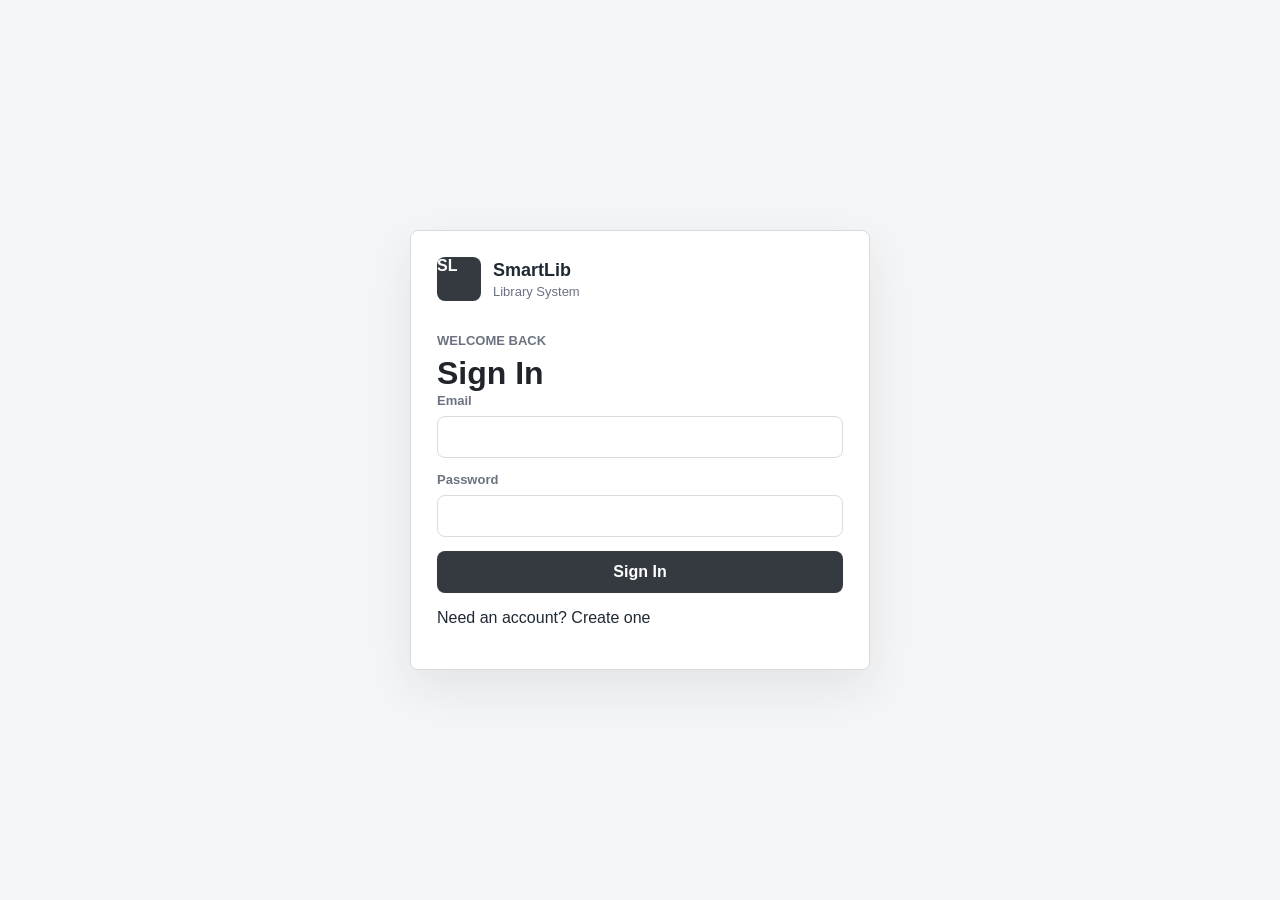
<file: Frontend/index.html>
<!DOCTYPE html>
<html lang="en">

<head>
    <meta charset="UTF-8">
    <meta name="viewport" content="width=device-width, initial-scale=1.0">
    <title>SmartLib Dashboard</title>
    <link rel="stylesheet" href="styles.css">
    <script src="app.js" defer></script>
</head>

<body data-page="dashboard">
    <div class="app-shell" id="dashboard-page">
        <aside class="sidebar">
            <div class="brand">
                <span class="brand-mark">SL</span>
                <div>
                    <strong>SmartLib</strong>
                    <span>Library System</span>
                </div>
            </div>

            <nav class="nav-list" aria-label="Main navigation">
                <a href="#" class="nav-link active" data-section="borrow-records">Borrow Records</a>
                <a href="#" class="nav-link" data-section="books">Books</a>
                <a href="#" class="nav-link admin-only hidden" data-section="students">Students</a>
                <a href="#" class="nav-link" data-section="fines">Fines</a>
            </nav>

            <div class="session-box" id="session-box">
                <span id="session-name">Signed in</span>
                <button class="text-button" id="logout-button" type="button">Logout</button>
            </div>
        </aside>

        <main class="main-content">
            <!-- ====== BORROW RECORDS SECTION ====== -->
            <section class="dashboard-section" id="section-borrow-records">
                <header class="topbar">
                    <div>
                        <p class="eyebrow">Library Dashboard</p>
                        <h1>Borrow Records</h1>
                    </div>
                    <a href="#record-form" class="primary-action" id="new-record-link">New Record</a>
                </header>

                <div id="toast-container" class="toast-container"></div>

                <section class="stats-grid" aria-label="Borrow record summary">
                    <article class="stat-card">
                        <span>Total Records</span>
                        <strong id="stat-total">0</strong>
                    </article>
                    <article class="stat-card">
                        <span>Borrowed</span>
                        <strong id="stat-borrowed">0</strong>
                    </article>
                    <article class="stat-card">
                        <span>Overdue</span>
                        <strong id="stat-overdue">0</strong>
                    </article>
                    <article class="stat-card">
                        <span>Returned</span>
                        <strong id="stat-returned">0</strong>
                    </article>
                </section>

                <section class="toolbar" aria-label="Record controls">
                    <label class="search-box">
                        <span>Search</span>
                        <input id="search-input" type="search" placeholder="User ID, Book ID, or status">
                    </label>

                    <label>
                        <span>Status</span>
                        <select id="status-filter">
                            <option value="">All</option>
                            <option value="BORROWED">Borrowed</option>
                            <option value="RETURNED">Returned</option>
                            <option value="OVERDUE">Overdue</option>
                            <option value="LOST">Lost</option>
                        </select>
                    </label>

                    <div class="toolbar-actions">
                        <button class="secondary-action" id="load-all-button" type="button">All</button>
                        <button class="secondary-action" id="load-mine-button" type="button">Mine</button>
                        <button class="secondary-action" id="load-overdue-button" type="button">Overdue</button>
                        <button class="secondary-action" id="load-returned-button" type="button">Returned</button>
                    </div>
                </section>

                <section class="content-grid">
                    <form class="panel record-form" id="record-form">
                        <div class="section-heading">
                            <h2 id="form-title">Create Borrow Record</h2>
                            <span id="editing-label">New</span>
                        </div>

                        <label>
                            <span>User ID</span>
                            <input id="user-id" type="text" name="userId" placeholder="Enter user ID" required>
                        </label>

                        <label>
                            <span>Book ID</span>
                            <input id="book-id" type="number" name="bookId" min="1" placeholder="Enter book ID"
                                required>
                        </label>

                        <div class="form-row">
                            <label>
                                <span>Borrow Date</span>
                                <input id="borrow-date" type="date" name="borrowDate" required>
                            </label>
                            <label>
                                <span>Due Date</span>
                                <input id="due-date" type="date" name="dueDate" required>
                            </label>
                        </div>

                        <label>
                            <span>Return Date</span>
                            <input id="return-date" type="date" name="returnDate">
                        </label>

                        <label>
                            <span>Status</span>
                            <select id="record-status" name="status">
                                <option value="BORROWED">BORROWED</option>
                                <option value="RETURNED">RETURNED</option>
                                <option value="OVERDUE">OVERDUE</option>
                                <option value="LOST">LOST</option>
                            </select>
                        </label>

                        <div class="form-actions">
                            <button class="secondary-action" id="cancel-edit-button" type="button">Cancel</button>
                            <button class="primary-action" type="submit">Save Record</button>
                        </div>
                    </form>

                    <section class="panel records-panel">
                        <div class="section-heading">
                            <h2>Records</h2>
                            <span id="record-count">0 shown</span>
                        </div>

                        <div class="table-wrap">
                            <table>
                                <thead>
                                    <tr>
                                        <th>Record ID</th>
                                        <th>User ID</th>
                                        <th>Book ID</th>
                                        <th>Borrow Date</th>
                                        <th>Due Date</th>
                                        <th>Return Date</th>
                                        <th>Status</th>
                                        <th>Actions</th>
                                    </tr>
                                </thead>
                                <tbody id="records-body">
                                    <tr>
                                        <td colspan="8" class="empty-cell">No records loaded.</td>
                                    </tr>
                                </tbody>
                            </table>
                        </div>
                    </section>
                </section>
            </section>

            <!-- ====== BOOKS SECTION ====== -->
            <section class="dashboard-section hidden" id="section-books">
                <header class="topbar">
                    <div>
                        <p class="eyebrow">Library Dashboard</p>
                        <h1>Books</h1>
                    </div>
                    <a href="#book-form" class="primary-action" id="new-book-link">New Book</a>
                </header>

                <section class="toolbar" aria-label="Book controls">
                    <label class="search-box">
                        <span>Search by name</span>
                        <input id="book-search" type="search" placeholder="Search by book title...">
                    </label>
                    <label>
                        <span>&nbsp;</span>
                        <button class="primary-action full-width" id="book-search-btn" type="button">Search</button>
                    </label>
                    <div class="toolbar-actions" style="grid-template-columns:1fr;">
                        <button class="secondary-action" id="load-all-books" type="button">All Books</button>
                    </div>
                </section>

                <section class="content-grid">
                    <form class="panel record-form hidden" id="book-form">
                        <div class="section-heading">
                            <h2 id="book-form-title">Create Book</h2>
                            <span id="book-editing-label">New</span>
                        </div>

                        <label>
                            <span>Title</span>
                            <input id="book-title" type="text" placeholder="Book title" required>
                        </label>
                        <label>
                            <span>Author</span>
                            <input id="book-author" type="text" placeholder="Author name" required>
                        </label>
                        <label>
                            <span>ISBN</span>
                            <input id="book-isbn" type="text" placeholder="ISBN">
                        </label>
                        <label>
                            <span>Category</span>
                            <input id="book-category" type="text" placeholder="e.g. Fiction, Science">
                        </label>
                        <div class="form-row">
                            <label>
                                <span>Published Year</span>
                                <input id="book-year" type="number" placeholder="2024">
                            </label>
                            <label>
                                <span>Available Copies</span>
                                <input id="book-copies" type="number" value="1" min="0">
                            </label>
                        </div>

                        <div class="form-actions">
                            <button class="secondary-action" id="cancel-book-edit" type="button">Cancel</button>
                            <button class="primary-action" id="save-book-btn" type="button">Save Book</button>
                        </div>
                    </form>

                    <section class="panel records-panel">
                        <div class="section-heading">
                            <h2>Books</h2>
                            <span id="book-count">0 shown</span>
                        </div>

                        <div class="table-wrap">
                            <table>
                                <thead>
                                    <tr>
                                        <th>ID</th>
                                        <th>Title</th>
                                        <th>Author</th>
                                        <th>ISBN</th>
                                        <th>Category</th>
                                        <th>Year</th>
                                        <th>Copies</th>
                                        <th>Actions</th>
                                    </tr>
                                </thead>
                                <tbody id="books-body">
                                    <tr>
                                        <td colspan="8" class="empty-cell">No books loaded.</td>
                                    </tr>
                                </tbody>
                            </table>
                        </div>
                    </section>
                </section>
            </section>

            <!-- ====== STUDENTS SECTION ====== -->
            <section class="dashboard-section hidden" id="section-students">
                <header class="topbar">
                    <div>
                        <p class="eyebrow">Library Dashboard</p>
                        <h1>Students</h1>
                    </div>
                </header>

                <section class="toolbar" aria-label="Student controls" style="grid-template-columns:1fr auto;">
                    <label>
                        <span>&nbsp;</span>
                        <button class="primary-action full-width" id="load-all-students" type="button">Refresh
                            Students</button>
                    </label>
                </section>

                <section class="panel">
                    <div class="section-heading">
                        <h2>Students</h2>
                        <span id="student-count">0 shown</span>
                    </div>

                    <div class="table-wrap">
                        <table>
                            <thead>
                                <tr>
                                    <th>User ID</th>
                                    <th>Email</th>
                                    <th>Section</th>
                                    <th>Year Level</th>
                                    <th>Created At</th>
                                    <th>Active</th>
                                </tr>
                            </thead>
                            <tbody id="students-body">
                                <tr>
                                    <td colspan="6" class="empty-cell">No students loaded.</td>
                                </tr>
                            </tbody>
                        </table>
                    </div>
                </section>
            </section>

            <!-- ====== FINES SECTION ====== -->
            <section class="dashboard-section hidden" id="section-fines">
                <header class="topbar">
                    <div>
                        <p class="eyebrow">Library Dashboard</p>
                        <h1>Fines</h1>
                    </div>
                </header>

                <section class="toolbar" aria-label="Fine controls" style="grid-template-columns:1fr auto;">
                    <label>
                        <span>&nbsp;</span>
                        <button class="primary-action full-width" id="load-all-fines" type="button">Refresh
                            Fines</button>
                    </label>
                </section>

                <section class="panel">
                    <div class="section-heading">
                        <h2>Fines</h2>
                        <span id="fine-count">0 shown</span>
                    </div>

                    <div class="table-wrap">
                        <table>
                            <thead>
                                <tr>
                                    <th>Record ID</th>
                                    <th>User ID</th>
                                    <th>Amount</th>
                                    <th>Status</th>
                                    <th>Paid At</th>
                                    <th>Created At</th>
                                    <th>Actions</th>
                                </tr>
                            </thead>
                            <tbody id="fines-body">
                                <tr>
                                    <td colspan="7" class="empty-cell">No fines loaded.</td>
                                </tr>
                            </tbody>
                        </table>
                    </div>
                </section>
            </section>
        </main>
    </div>
</body>

</html>
</file>
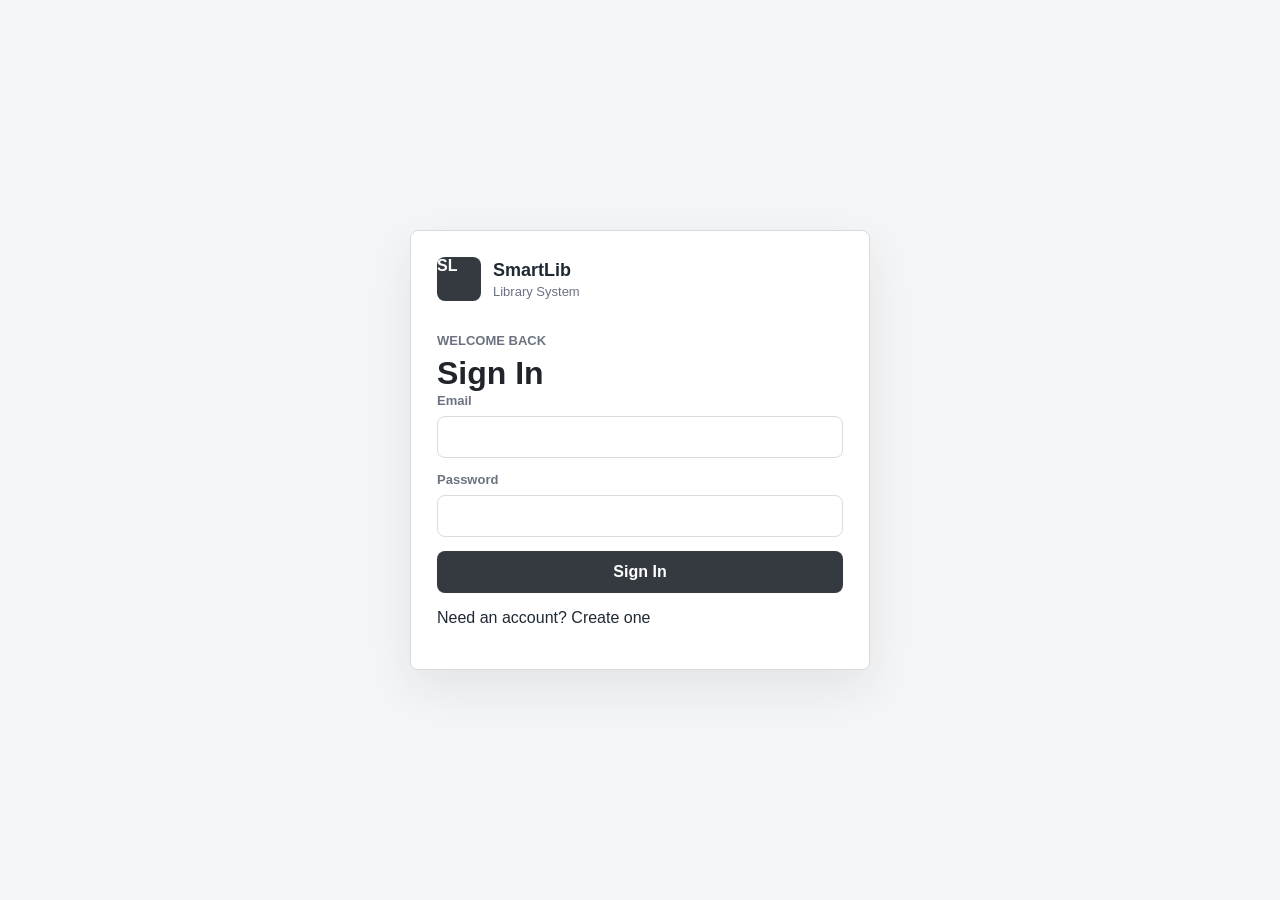
<file: Frontend/login.html>
<!DOCTYPE html>
<html lang="en">

<head>
    <meta charset="UTF-8">
    <meta name="viewport" content="width=device-width, initial-scale=1.0">
    <title>Sign In - SmartLib</title>
    <link rel="stylesheet" href="styles.css">
    <script src="app.js" defer></script>
</head>

<body data-page="login">
    <main class="auth-page">
        <section class="auth-panel" aria-labelledby="login-title">
            <div class="brand auth-brand">
                <span class="brand-mark">SL</span>
                <div>
                    <strong>SmartLib</strong>
                    <span>Library System</span>
                </div>
            </div>

            <div class="auth-header">
                <p class="eyebrow">Welcome Back</p>
                <h1 id="login-title">Sign In</h1>
            </div>

            <div id="toast-container" class="toast-container"></div>

            <form class="auth-form" id="login-form">
                <label>
                    <span>Email</span>
                    <input id="email" type="email" autocomplete="email" required>
                </label>
                <label>
                    <span>Password</span>
                    <input id="password" type="password" autocomplete="current-password" required>
                </label>
                <button class="primary-action full-width" id="login-button" type="submit">Sign In</button>
            </form>

            <div id="resend-confirmation-section" class="resend-confirmation hidden">
                <p class="resend-message">Your email has not been confirmed yet.</p>
                <button class="secondary-action full-width" id="resend-confirmation-btn" type="button">Resend
                    Confirmation Email</button>
                <p id="resend-status" class="resend-status hidden"></p>
            </div>

            <p class="auth-footer">
                Need an account?
                <a href="signup.html">Create one</a>
            </p>
        </section>
    </main>
</body>

</html>
</file>
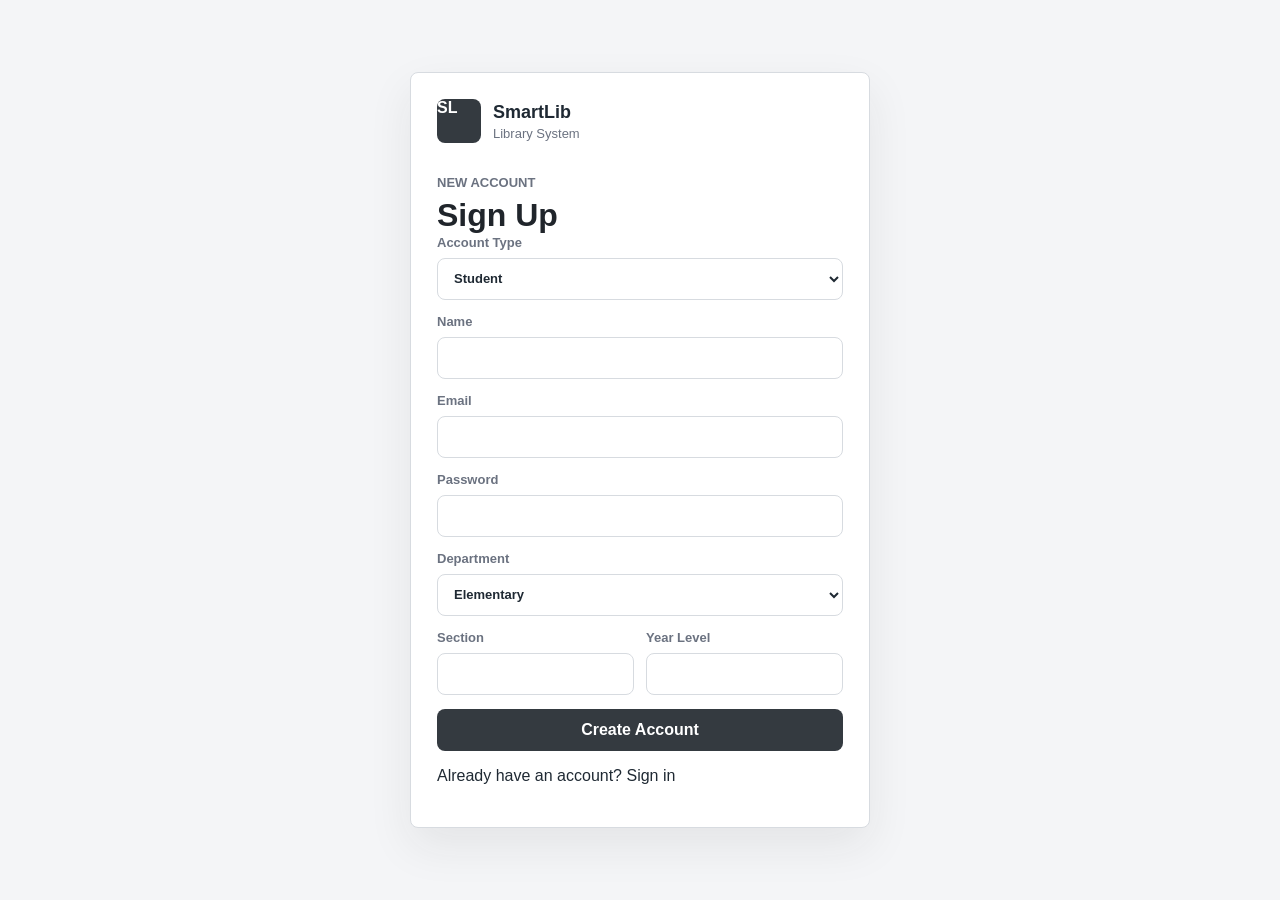
<file: Frontend/signup.html>
<!DOCTYPE html>
<html lang="en">

<head>
    <meta charset="UTF-8">
    <meta name="viewport" content="width=device-width, initial-scale=1.0">
    <title>Sign Up - SmartLib</title>
    <link rel="stylesheet" href="styles.css">
    <script src="app.js" defer></script>
</head>

<body data-page="signup">
    <main class="auth-page">
        <section class="auth-panel wide-auth-panel" aria-labelledby="signup-title">
            <div class="brand auth-brand">
                <span class="brand-mark">SL</span>
                <div>
                    <strong>SmartLib</strong>
                    <span>Library System</span>
                </div>
            </div>

            <div class="auth-header">
                <p class="eyebrow">New Account</p>
                <h1 id="signup-title">Sign Up</h1>
            </div>

            <div id="toast-container" class="toast-container"></div>

            <form class="auth-form" id="signup-form">
                <label>
                    <span>Account Type</span>
                    <select id="signup-role">
                        <option value="Student">Student</option>
                        <option value="Teacher">Teacher</option>
                    </select>
                </label>

                <label>
                    <span>Name</span>
                    <input id="signup-name" type="text" autocomplete="name" required>
                </label>

                <label>
                    <span>Email</span>
                    <input id="signup-email" type="email" autocomplete="email" required>
                </label>

                <label>
                    <span>Password</span>
                    <input id="signup-password" type="password" autocomplete="new-password" required>
                </label>

                <label>
                    <span>Department</span>
                    <select id="signup-department">
                        <option value="Elementary">Elementary</option>
                        <option value="SeniorHighSchool">Senior High School</option>
                        <option value="College">College</option>
                        <option value="Tvet">TVET</option>
                    </select>
                </label>

                <div class="student-fields" id="student-fields">
                    <div class="form-row">
                        <label>
                            <span>Section</span>
                            <input id="signup-section" type="text" required>
                        </label>
                        <label>
                            <span>Year Level</span>
                            <input id="signup-year-level" type="text" required>
                        </label>
                    </div>
                </div>

                <div class="teacher-fields hidden" id="teacher-fields">
                    <label>
                        <span>Department ID</span>
                        <input id="signup-department-id" type="number" min="1" value="1">
                    </label>
                </div>

                <button class="primary-action full-width" id="signup-button" type="submit">Create Account</button>
            </form>

            <p class="auth-footer">
                Already have an account?
                <a href="login.html">Sign in</a>
            </p>
        </section>
    </main>
</body>

</html>
</file>
<file: Frontend/styles.css>
:root {
  --white: #ffffff;
  --page: #f4f5f7;
  --soft: #f8f9fa;
  --line: #d7dbe0;
  --muted: #6b7280;
  --text: #1f2933;
  --dark: #343a40;
  --darker: #20252b;
  --shadow: 0 18px 45px rgba(32, 37, 43, 0.08);
}

* {
  box-sizing: border-box;
}

body {
  margin: 0;
  min-height: 100vh;
  background: var(--page);
  color: var(--text);
  font-family: Arial, Helvetica, sans-serif;
}

button,
input,
select {
  font: inherit;
}

a {
  color: inherit;
  text-decoration: none;
}

.hidden {
  display: none !important;
}

.auth-page {
  display: grid;
  min-height: 100vh;
  place-items: center;
  padding: 24px;
}

.auth-panel {
  width: min(100%, 460px);
  border: 1px solid var(--line);
  border-radius: 8px;
  background: var(--white);
  box-shadow: var(--shadow);
  padding: 26px;
}

.auth-brand {
  margin-bottom: 24px;
}

.auth-tabs {
  display: grid;
  grid-template-columns: repeat(2, minmax(0, 1fr));
  gap: 8px;
  margin-bottom: 14px;
}

.auth-tab {
  min-height: 42px;
  border: 1px solid var(--line);
  border-radius: 8px;
  background: var(--white);
  color: var(--muted);
  cursor: pointer;
  font-weight: 700;
}

.auth-tab.active,
.auth-tab:hover {
  background: var(--dark);
  border-color: var(--dark);
  color: var(--white);
}

.auth-message {
  margin-bottom: 16px;
}

.auth-form {
  display: grid;
  gap: 14px;
}

.app-shell {
  display: grid;
  grid-template-columns: 280px minmax(0, 1fr);
  min-height: 100vh;
}

.sidebar {
  background: var(--white);
  border-right: 1px solid var(--line);
  padding: 24px;
}

.brand {
  display: flex;
  align-items: center;
  gap: 12px;
  margin-bottom: 32px;
}

.brand-mark {
  display: grid;
  place-items: center;
  width: 44px;
  height: 44px;
  border-radius: 8px;
  background: var(--dark);
  color: var(--white);
  font-weight: 700;
}

.brand strong,
.brand span {
  display: block;
}

.brand strong {
  font-size: 18px;
}

.brand div span {
  margin-top: 3px;
  color: var(--muted);
  font-size: 13px;
}

.nav-list {
  display: grid;
  gap: 8px;
}

.nav-link {
  border-radius: 8px;
  color: var(--muted);
  padding: 12px 14px;
  transition:
    background 160ms ease,
    color 160ms ease;
}

.nav-link:hover,
.nav-link.active {
  background: var(--soft);
  color: var(--text);
}

.login-panel {
  display: grid;
  gap: 14px;
  margin-top: 28px;
  padding-top: 24px;
  border-top: 1px solid var(--line);
}

.login-panel form {
  display: grid;
  gap: 14px;
}

.session-box {
  display: flex;
  align-items: center;
  justify-content: space-between;
  gap: 10px;
  border: 1px solid var(--line);
  border-radius: 8px;
  background: var(--soft);
  padding: 10px 12px;
  color: var(--muted);
  font-size: 13px;
}

.sidebar .session-box {
  margin-top: 28px;
}

.text-button {
  border: 0;
  background: transparent;
  color: var(--dark);
  cursor: pointer;
  font-weight: 700;
  padding: 0;
}

.main-content {
  min-width: 0;
  padding: 32px;
}

.topbar {
  display: flex;
  align-items: center;
  justify-content: space-between;
  gap: 20px;
  margin-bottom: 16px;
}

.eyebrow {
  margin: 0 0 6px;
  color: var(--muted);
  font-size: 13px;
  font-weight: 700;
  text-transform: uppercase;
}

h1,
h2 {
  margin: 0;
  color: var(--darker);
}

h1 {
  font-size: 32px;
  line-height: 1.2;
}

h2 {
  font-size: 18px;
}

.status-line {
  border: 1px solid var(--line);
  border-radius: 8px;
  background: var(--white);
  color: var(--muted);
  margin-bottom: 18px;
  min-height: 44px;
  padding: 12px 14px;
}

.status-line.error {
  color: var(--darker);
  border-color: #b7bcc2;
  background: #eeeeee;
}

.primary-action,
.secondary-action,
.table-button {
  display: inline-flex;
  align-items: center;
  justify-content: center;
  border: 1px solid transparent;
  border-radius: 8px;
  min-height: 42px;
  padding: 0 16px;
  cursor: pointer;
  font-weight: 700;
}

.primary-action {
  background: var(--dark);
  color: var(--white);
}

.secondary-action,
.table-button {
  background: var(--white);
  border-color: var(--line);
  color: var(--text);
}

.primary-action:hover {
  background: var(--darker);
}

.secondary-action:hover,
.table-button:hover {
  background: var(--soft);
}

button:disabled {
  cursor: not-allowed;
  opacity: 0.55;
}

.full-width {
  width: 100%;
}

.stats-grid {
  display: grid;
  grid-template-columns: repeat(4, minmax(0, 1fr));
  gap: 16px;
  margin-bottom: 18px;
}

.stat-card,
.panel,
.toolbar {
  background: var(--white);
  border: 1px solid var(--line);
  border-radius: 8px;
  box-shadow: var(--shadow);
}

.stat-card {
  padding: 20px;
}

.stat-card span {
  color: var(--muted);
  font-size: 14px;
}

.stat-card strong {
  display: block;
  margin-top: 12px;
  font-size: 30px;
  line-height: 1;
}

.toolbar {
  display: grid;
  grid-template-columns: minmax(220px, 1fr) 190px minmax(360px, auto);
  gap: 14px;
  align-items: end;
  margin-bottom: 18px;
  padding: 18px;
}

.toolbar-actions {
  display: grid;
  grid-template-columns: repeat(4, minmax(74px, 1fr));
  gap: 8px;
}

label {
  display: grid;
  gap: 8px;
  color: var(--muted);
  font-size: 13px;
  font-weight: 700;
}

input,
select {
  width: 100%;
  min-height: 42px;
  border: 1px solid var(--line);
  border-radius: 8px;
  background: var(--white);
  color: var(--text);
  padding: 0 12px;
  outline: none;
}

input:focus,
select:focus {
  border-color: var(--dark);
  box-shadow: 0 0 0 3px rgba(52, 58, 64, 0.12);
}

.content-grid {
  display: grid;
  grid-template-columns: 360px minmax(0, 1fr);
  gap: 18px;
  align-items: start;
}

.panel {
  padding: 20px;
}

.section-heading {
  display: flex;
  align-items: center;
  justify-content: space-between;
  gap: 12px;
  margin-bottom: 18px;
}

.section-heading span {
  color: var(--muted);
  font-size: 13px;
}

.record-form {
  display: grid;
  gap: 16px;
}

.form-row {
  display: grid;
  grid-template-columns: repeat(2, minmax(0, 1fr));
  gap: 12px;
}

.form-actions {
  display: flex;
  justify-content: flex-end;
  gap: 10px;
  padding-top: 4px;
}

.records-panel {
  min-width: 0;
}

.table-wrap {
  overflow-x: auto;
}

table {
  width: 100%;
  min-width: 920px;
  border-collapse: collapse;
}

th,
td {
  border-bottom: 1px solid var(--line);
  padding: 14px 12px;
  text-align: left;
  white-space: nowrap;
}

th {
  background: var(--soft);
  color: var(--muted);
  font-size: 12px;
  text-transform: uppercase;
}

td {
  color: var(--text);
  font-size: 14px;
}

tbody tr:hover {
  background: var(--soft);
}

.empty-cell {
  color: var(--muted);
  text-align: center;
}

.status {
  display: inline-flex;
  align-items: center;
  min-height: 28px;
  border-radius: 8px;
  padding: 0 10px;
  background: #eceff1;
  color: #343a40;
  font-size: 12px;
  font-weight: 700;
}

.status.overdue,
.status.lost {
  background: #dedede;
  color: #20252b;
}

.status.returned {
  background: #f1f3f5;
  color: #495057;
}

.row-actions {
  display: flex;
  align-items: center;
  gap: 8px;
}

.muted-text {
  color: var(--muted);
  font-size: 13px;
}

.table-button {
  min-height: 34px;
  padding: 0 12px;
  font-size: 13px;
}

/* ============================================================
   TOAST NOTIFICATION SYSTEM
   ============================================================ */
.toast-container {
  position: fixed;
  top: 20px;
  right: 20px;
  z-index: 10000;
  display: grid;
  gap: 10px;
  max-width: 420px;
  width: 100%;
  pointer-events: none;
}

.toast {
  display: flex;
  align-items: flex-start;
  gap: 10px;
  padding: 14px 16px;
  border-radius: 8px;
  box-shadow: 0 8px 24px rgba(32, 37, 43, 0.15);
  animation: toastSlideIn 0.35s ease forwards;
  pointer-events: auto;
  color: #fff;
  font-size: 14px;
  line-height: 1.5;
  word-break: break-word;
}

.toast.fade-out {
  animation: toastFadeOut 0.3s ease forwards;
}

.toast-icon {
  flex-shrink: 0;
  width: 20px;
  height: 20px;
  margin-top: 1px;
  display: grid;
  place-items: center;
  font-weight: 700;
  font-size: 14px;
}

.toast-body {
  flex: 1;
  min-width: 0;
}

.toast-close {
  flex-shrink: 0;
  width: 22px;
  height: 22px;
  border: none;
  background: rgba(255, 255, 255, 0.25);
  border-radius: 4px;
  cursor: pointer;
  display: grid;
  place-items: center;
  font-size: 14px;
  color: inherit;
  padding: 0;
  line-height: 1;
  transition: background 0.15s ease;
}

.toast-close:hover {
  background: rgba(255, 255, 255, 0.4);
}

/* Color Variants */
.toast.success {
  background: #16a34a;
}
.toast.success .toast-icon::before {
  content: "✓";
}

.toast.error {
  background: #dc2626;
}
.toast.error .toast-icon::before {
  content: "✕";
}

.toast.warning {
  background: #d97706;
}
.toast.warning .toast-icon::before {
  content: "⚠";
}

.toast.info {
  background: #2563eb;
}
.toast.info .toast-icon::before {
  content: "ℹ";
}

/* Animations */
@keyframes toastSlideIn {
  from {
    transform: translateX(120%);
    opacity: 0;
  }
  to {
    transform: translateX(0);
    opacity: 1;
  }
}

@keyframes toastFadeOut {
  from {
    transform: translateX(0);
    opacity: 1;
  }
  to {
    transform: translateX(40%);
    opacity: 0;
  }
}

/* Responsive - mobile stack full width */
@media (max-width: 720px) {
  .toast-container {
    top: 12px;
    right: 12px;
    left: 12px;
    max-width: none;
    width: auto;
  }
}

/* ============================================================
   RESEND CONFIRMATION SECTION
   ============================================================ */
.resend-confirmation {
  margin-top: 16px;
  padding-top: 16px;
  border-top: 1px solid var(--line);
  text-align: center;
}

.resend-message {
  margin: 0 0 10px;
  color: var(--muted);
  font-size: 13px;
}

.resend-status {
  margin: 10px 0 0;
  font-size: 13px;
  font-weight: 700;
}

.resend-status.error {
  color: #dc2626;
}

@media (max-width: 1180px) {
  .app-shell {
    grid-template-columns: 1fr;
  }

  .sidebar {
    border-right: 0;
    border-bottom: 1px solid var(--line);
  }

  .nav-list {
    grid-template-columns: repeat(5, minmax(110px, 1fr));
    overflow-x: auto;
  }

  .stats-grid {
    grid-template-columns: repeat(2, minmax(0, 1fr));
  }

  .toolbar {
    grid-template-columns: 1fr 180px;
  }

  .toolbar-actions {
    grid-column: 1 / -1;
  }

  .content-grid {
    grid-template-columns: 1fr;
  }
}

@media (max-width: 720px) {
  .auth-page {
    padding: 16px;
  }

  .auth-panel {
    padding: 20px;
  }

  .main-content,
  .sidebar {
    padding: 20px;
  }

  .topbar {
    align-items: stretch;
    flex-direction: column;
  }

  .topbar .primary-action {
    width: 100%;
  }

  .stats-grid,
  .toolbar,
  .form-row,
  .toolbar-actions {
    grid-template-columns: 1fr;
  }

  h1 {
    font-size: 28px;
  }
}
</file>
